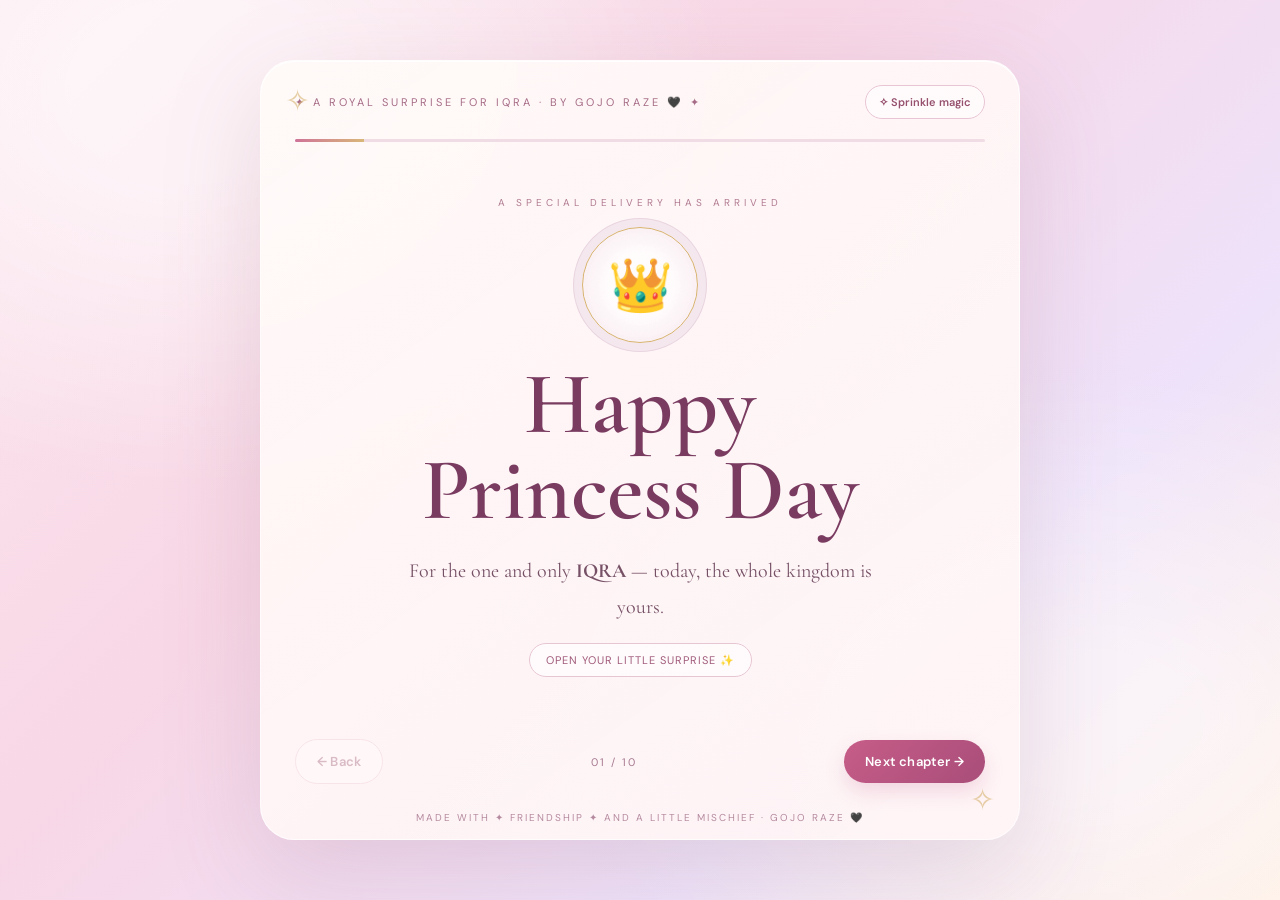
<file: public/assets/aistudio/iqra_princess_day_animated_website_5bada9a0.html>
<!DOCTYPE html>
<html lang="en">
<head>
<meta charset="UTF-8">
<meta name="viewport" content="width=device-width, initial-scale=1.0">
<meta name="theme-color" content="#f7dce8">
<title>IQRA — A Royal Little Surprise</title>
<style>
@import url('https://fonts.googleapis.com/css2?family=Cormorant+Garamond:wght@400;500;600;700&family=DM+Sans:wght@400;500;600;700&display=swap');
:root{--wine:#793b60;--rose:#c65d88;--pink:#f5bfd2;--pale:#fff7f8;--gold:#d5ad69;--ink:#59394d}
*{box-sizing:border-box}html{scroll-behavior:smooth}body{margin:0;min-height:100vh;color:var(--ink);font-family:'DM Sans',sans-serif;background:linear-gradient(135deg,#fce8ef 0%,#f8d7e6 38%,#eee2fa 72%,#fff0e5 100%);overflow-x:hidden}
body:before{content:"";position:fixed;inset:0;pointer-events:none;z-index:-1;background:radial-gradient(ellipse at 15% 10%,#fff9 0 8%,transparent 35%),radial-gradient(ellipse at 85% 80%,#fff7 0 7%,transparent 35%)}
#sky,.petals{position:fixed;inset:0;pointer-events:none;overflow:hidden;z-index:0}.star{position:absolute;color:#fff;font-size:var(--s);opacity:0;animation:twinkle var(--t) ease-in-out infinite;animation-delay:var(--d);text-shadow:0 0 12px #fff}
@keyframes twinkle{0%,100%{opacity:.12;transform:scale(.7) rotate(0)}50%{opacity:.95;transform:scale(1.3) rotate(35deg)}}
.petal{position:absolute;top:-12vh;left:var(--x);font-size:var(--s);opacity:.65;animation:fall var(--t) linear infinite;animation-delay:var(--d);filter:drop-shadow(0 3px 4px #b65b8830)}
@keyframes fall{0%{transform:translate3d(0,-10vh,0) rotate(0);opacity:0}10%{opacity:.7}90%{opacity:.55}100%{transform:translate3d(var(--drift),115vh,0) rotate(500deg);opacity:0}}
.wrap{position:relative;z-index:1;min-height:100vh;display:grid;place-items:center;padding:30px 15px}
.shell{width:min(100%,760px);min-height:min(780px,calc(100vh - 36px));position:relative;border:1px solid #fff9;border-radius:34px;background:linear-gradient(145deg,#fffaf8ed,#fff4f5e8);box-shadow:0 30px 100px #89516a2b,inset 0 1px #fff;overflow:hidden;display:flex;flex-direction:column}
.shell:before,.shell:after{content:"✧";position:absolute;color:#d9b779;font-size:30px;opacity:.65;z-index:2}.shell:before{top:20px;left:24px}.shell:after{bottom:20px;right:24px}
.top{display:flex;align-items:center;justify-content:space-between;padding:24px 34px 10px;gap:12px}.brand{font-size:11px;letter-spacing:3px;text-transform:uppercase;color:#a66b86}.music{border:1px solid #e8c5d4;background:#fff9;border-radius:99px;padding:9px 13px;color:#96516f;font:600 11px 'DM Sans';cursor:pointer}
.progress{height:3px;background:#f0dce5;margin:10px 34px 0;border-radius:9px;overflow:hidden}.progress span{height:100%;display:block;width:10%;background:linear-gradient(90deg,#cf7397,#d9b779);transition:width .55s ease}
.stage{position:relative;flex:1;display:grid;place-items:center;padding:30px 32px 20px;min-height:510px}
.scene{display:none;width:100%;max-width:590px;text-align:center;animation:sceneIn .8s cubic-bezier(.2,.8,.2,1) both}.scene.active{display:block}
@keyframes sceneIn{from{opacity:0;transform:translateY(25px) scale(.97);filter:blur(5px)}to{opacity:1;transform:none;filter:blur(0)}}
.eyebrow{font-size:10px;letter-spacing:4px;text-transform:uppercase;color:#b17a91;margin-bottom:18px}
h1,h2{font-family:'Cormorant Garamond',serif;color:var(--wine);font-weight:600;line-height:.98;margin:12px 0 20px}
h1{font-size:clamp(52px,10vw,88px)}h2{font-size:clamp(40px,7vw,60px)}
.lead{font:400 clamp(16px,2.5vw,20px)/1.8 'Cormorant Garamond',serif;max-width:490px;margin:0 auto;color:#765166}
.copy{font-size:15px;line-height:1.9;max-width:500px;margin:12px auto;color:#765a6b}
.script{font:italic 30px 'Cormorant Garamond',serif;color:#bd5d87}
.ornament{font-size:clamp(44px,8vw,70px);display:block;margin:0 auto 16px;filter:drop-shadow(0 9px 9px #c66b9030);animation:bob 3.5s ease-in-out infinite}
@keyframes bob{0%,100%{transform:translateY(0) rotate(-3deg)}50%{transform:translateY(-11px) rotate(3deg)}}
.pill{display:inline-block;border:1px solid #e7c6d4;background:#fff9;border-radius:99px;padding:9px 16px;font-size:11px;letter-spacing:1px;color:#a15a7a;margin-top:18px}
.cards{display:grid;grid-template-columns:repeat(3,1fr);gap:12px;max-width:560px;margin:24px auto 0}
.mini{background:#fff9;border:1px solid #f0dce5;border-radius:18px;padding:17px 12px;box-shadow:0 8px 22px #8e52650d;transition:transform .3s}.mini:hover{transform:translateY(-6px)}.mini b{display:block;font:600 23px 'Cormorant Garamond';color:#a94f78;margin:5px}.mini span{font-size:11px;line-height:1.5;color:#89677a}
.list{max-width:430px;margin:18px auto;text-align:left;display:grid;gap:12px}.list div{background:#fff9;border:1px solid #f0dce5;border-radius:15px;padding:12px 16px;font-size:14px;box-shadow:0 5px 15px #8e52650a}.list i{font-style:normal;margin-right:9px}
.seal{width:116px;height:116px;margin:0 auto 18px;border:1px solid #d7b36f;border-radius:50%;display:grid;place-items:center;background:radial-gradient(circle,#fff9 40%,#f6e5ed);box-shadow:0 0 0 8px #fff7,0 0 0 9px #e9d4df;animation:seal 6s linear infinite}
@keyframes seal{to{transform:rotate(360deg)}}.seal span{font-size:52px;animation:seal 6s linear infinite reverse}
.nav{display:flex;align-items:center;justify-content:space-between;padding:18px 34px 27px;gap:12px}.btn{border:0;border-radius:99px;padding:13px 21px;background:linear-gradient(135deg,#c65d88,#a94d79);color:white;font:600 13px 'DM Sans';letter-spacing:.2px;cursor:pointer;box-shadow:0 9px 20px #b9578130;transition:transform .2s,box-shadow .2s}.btn:hover{transform:translateY(-3px);box-shadow:0 13px 25px #b9578140}.btn:active{transform:scale(.97)}.btn.alt{background:#fff9;color:#94516e;border:1px solid #e8c5d4;box-shadow:none}.btn:disabled{opacity:.35;cursor:default;transform:none}.counter{font-size:11px;letter-spacing:2px;color:#a77a90}
.footer{text-align:center;font-size:10px;letter-spacing:2px;color:#b58a9f;padding:0 10px 15px}
.envelope{width:170px;height:120px;margin:12px auto 28px;position:relative;background:#eeb8cc;border-radius:8px;box-shadow:0 15px 25px #9c5c7625;cursor:pointer;transform-style:preserve-3d}
.envelope:before{content:"";position:absolute;inset:0;background:linear-gradient(145deg,transparent 49%,#d98da9 50%) left/50% 100% no-repeat,linear-gradient(215deg,transparent 49%,#e5a4bd 50%) right/50% 100% no-repeat;z-index:2}
.flap{position:absolute;inset:0;background:#f6cbd9;clip-path:polygon(0 0,100% 0,50% 65%);transform-origin:top;transition:transform .8s;z-index:3}
.envelope.open .flap{transform:rotateX(180deg)}.letter{position:absolute;left:12px;right:12px;bottom:8px;height:90px;background:#fff9f4;border-radius:5px;display:grid;place-items:center;font:italic 20px 'Cormorant Garamond';color:#b04e7a;transition:transform .8s;z-index:1}.envelope.open .letter{transform:translateY(-58px)}
.burst{position:fixed;pointer-events:none;z-index:10;font-size:20px;animation:burst 1.3s ease-out forwards}@keyframes burst{to{transform:translate(var(--x),var(--y)) rotate(240deg) scale(.2);opacity:0}}
@media(max-width:560px){.wrap{padding:10px}.shell{min-height:calc(100vh - 20px);border-radius:25px}.top{padding:20px 22px 8px}.progress{margin:8px 22px 0}.stage{padding:30px 20px 16px;min-height:480px}.nav{padding:16px 22px 24px}.cards{gap:7px}.mini{padding:14px 7px}.mini span{font-size:10px}.copy{font-size:14px}.footer{font-size:9px}}
@media(prefers-reduced-motion:reduce){*,*:before,*:after{animation-duration:.01ms!important;animation-iteration-count:1!important;scroll-behavior:auto!important;transition-duration:.01ms!important}}
</style>
</head>
<body>
<div id="sky"></div><div class="petals" id="petals"></div>
<div class="wrap"><main class="shell">
 <header class="top"><div class="brand">✦ a royal surprise for iqra · by gojo raze 🖤 ✦</div><button class="music" id="sparkleBtn" type="button">✧ Sprinkle magic</button></header>
 <div class="progress"><span id="bar"></span></div>
 <div class="stage">
  <section class="scene active">
   <div class="eyebrow">A special delivery has arrived</div><div class="seal"><span>👑</span></div>
   <h1>Happy<br>Princess Day</h1><p class="lead">For the one and only <b>IQRA</b> — today, the whole kingdom is yours.</p>
   <div class="pill">OPEN YOUR LITTLE SURPRISE ✨</div>
  </section>
  <section class="scene">
   <div class="eyebrow">Chapter 02 · The royal invitation</div><div class="ornament">💌</div><h2>Dear Princess Iqra,</h2>
   <p class="lead">Please take your seat on the royal throne. This tiny website has been prepared by <b>Gojo Raze 🖤</b> with a little sparkle, a lot of respect, and just enough teasing.</p>
   <p class="copy">Your royal duties for today: smile, relax, and accept compliments without arguing. 😌</p>
  </section>
  <section class="scene">
   <div class="eyebrow">Chapter 03 · Official royal title</div><div class="ornament">🪄</div><h2>Khoobsurat<br>Churail</h2>
   <p class="script">The legendary one. 😂</p><p class="copy">A nickname this iconic cannot be given to an ordinary person. It takes beauty, mischief, dramatic timing, and a little bit of supernatural talent.</p>
   <div class="pill">TITLE APPROVED BY THE KINGDOM</div>
  </section>
  <section class="scene">
   <div class="eyebrow">Chapter 04 · Why you're iconic</div><div class="ornament">🌷</div><h2>Three things<br>that make you YOU</h2>
   <div class="cards"><div class="mini">✨<b>Your vibe</b><span>One of a kind. Impossible to copy.</span></div><div class="mini">😂<b>Your drama</b><span>Even Netflix needs your storyline.</span></div><div class="mini">🦋<b>Your sparkle</b><span>A little chaos, a lot of charm.</span></div></div>
  </section>
  <section class="scene">
   <div class="eyebrow">Chapter 05 · Royal superpowers</div><div class="ornament">⚡</div><h2>Certified<br>troublemaker</h2>
   <div class="list"><div><i>💬</i> Turning one message into a whole conversation.</div><div><i>🎭</i> Making a simple moment ten times more dramatic.</div><div><i>🌟</i> Being memorable without even trying.</div></div>
   <p class="copy">Honestly, your talent deserves its own award. 🏆</p>
  </section>
  <section class="scene">
   <div class="eyebrow">Chapter 06 · A little reminder</div><div class="ornament">🦢</div><h2>Never forget<br>your worth</h2>
   <p class="lead">You're stronger than your difficult days, brighter than your doubts, and deserving of kindness in every season.</p>
   <p class="copy">Keep your head high, protect your peace, and never let the world dim your sparkle. 💗</p>
  </section>
  <section class="scene">
   <div class="eyebrow">Chapter 07 · Royal privileges</div><div class="ornament">🍰</div><h2>Rules for today</h2>
   <div class="list"><div><i>👑</i> Be extra. It is your royal right.</div><div><i>🍓</i> Snacks are mandatory, not optional.</div><div><i>💅</i> Ignore negativity like a queen.</div><div><i>🤣</i> Laugh at your own jokes. Always.</div></div>
  </section>
  <section class="scene">
   <div class="eyebrow">Chapter 08 · Important clarification</div><div class="ornament">🤝</div><h2>Friendship<br>certificate</h2>
   <p class="lead">This royal surprise is officially, proudly, and completely <b>FRIENDSHIP EDITION</b>.</p>
   <p class="copy">No romance. No proposal. No hidden plot twist. Just <b>Gojo Raze 🖤</b> appreciating a friend and teasing her a little. 😌</p>
   <div class="pill">ONLY FRIENDS, YOUR HONOUR</div>
  </section>
  <section class="scene">
   <div class="eyebrow">Chapter 09 · A wish from your friend</div><div class="ornament">🌙</div><h2>May life be<br>kind to you</h2>
   <p class="lead">May your smile stay bright, your worries get lighter, your dreams come closer, and your days be filled with people who truly value you.</p>
   <p class="copy">You deserve peaceful mornings, happy surprises, genuine laughter, and countless reasons to feel proud of yourself.</p>
  </section>
  <section class="scene" id="last">
   <div class="eyebrow">Chapter 10 · The final royal reveal</div>
   <div class="envelope" id="envelope" aria-label="Tap to open the friendship letter"><div class="flap"></div><div class="letter">For IQRA ♡</div></div>
   <h2>One last thing…</h2><p class="lead">Tap the envelope, Your Highness.</p>
   <p class="copy" id="lastNote">Your final message is waiting inside. 💌<br><span class="small">— Gojo Raze 🖤</span></p>
   <div class="pill">HAPPY PRINCESS DAY, KHUBSOORAT CHURAIL 👑</div>
  </section>
 </div>
 <nav class="nav"><button class="btn alt" id="prev" disabled>← Back</button><div class="counter" id="count">01 / 10</div><button class="btn" id="next">Next chapter →</button></nav>
 <div class="footer">MADE WITH ✦ FRIENDSHIP ✦ AND A LITTLE MISCHIEF · GOJO RAZE 🖤</div>
</main></div>
<script>
const scenes=[...document.querySelectorAll('.scene')];let current=0,opened=false;
const bar=document.getElementById('bar'),count=document.getElementById('count'),prev=document.getElementById('prev'),next=document.getElementById('next');
function render(){scenes.forEach((s,i)=>{s.classList.toggle('active',i===current)});bar.style.width=((current+1)*10)+'%';count.textContent=String(current+1).padStart(2,'0')+' / 10';prev.disabled=current===0;next.textContent=current===9?'Replay ↻':'Next chapter →';if(current===9)confetti(12)}
next.onclick=()=>{current=current===9?0:current+1;render()};prev.onclick=()=>{current=Math.max(0,current-1);render()};
function confetti(n=28){const symbols=['✦','♡','🌸','✨','💗','✧'];for(let i=0;i<n;i++){let e=document.createElement('span');e.className='burst';e.textContent=symbols[Math.floor(Math.random()*symbols.length)];e.style.left=(35+Math.random()*30)+'vw';e.style.top=(35+Math.random()*30)+'vh';e.style.setProperty('--x',(Math.random()*360-180)+'px');e.style.setProperty('--y',(Math.random()*-300-40)+'px');document.body.append(e);setTimeout(()=>e.remove(),1400)}}
document.getElementById('sparkleBtn').onclick=()=>confetti(38);
document.getElementById('envelope').onclick=()=>{const env=document.getElementById('envelope');env.classList.toggle('open');if(!opened){opened=true;document.getElementById('lastNote').innerHTML=`
<p>You are a wonderful friend, Iqra. Keep shining, keep laughing, and never lose your beautiful madness. 😌💗</p>
<p><b>— Gojo Raze 🖤</b></p>
<hr style="border:0;border-top:1px solid #ead0dc;margin:18px auto;width:65%">
<p style="font:italic 23px Cormorant Garamond;color:#b04e7a">Teri hansi se roshan har shaam rahe,<br>Khushiyon ke naam tera har paighaam rahe.<br>Yun hi muskurati rehna har mod par,<br>Tere chehre pe hamesha khushiyon ka mukaam rahe. 🌸</p>
<p style="font:italic 23px Cormorant Garamond;color:#b04e7a">Na chaand ki khwahish, na sitaaron ka shor,<br>Teri dosti mein hi hai khushiyon ka zor.<br>Thodi si pagal, thodi si kamaal,<br>Khoobsurat Churail, tu hai bemisaal. 😂</p>
<p style="font:italic 23px Cormorant Garamond;color:#b04e7a">Har din tera haseen, har khwaab ho poora,<br>Gham tujhse rahe door, sukoon ho bharpoor.<br>Dosti ka ye rishta yun hi muskurata rahe,<br>Gojo Raze ki taraf se ye paighaam yaad rahe. 🖤</p>
<p style="font-size:12px;letter-spacing:1px">HAPPY PRINCESS DAY, IQRA 👑<br>With friendship &amp; mischief — Gojo Raze 🖤</p>
`;confetti(55)}else{opened=false;document.getElementById('lastNote').textContent='Your final message is waiting inside. 💌'}};
const sky=document.getElementById('sky'),petals=document.getElementById('petals');
for(let i=0;i<45;i++){let s=document.createElement('span');s.className='star';s.textContent=['✦','✧','·'][i%3];s.style.left=Math.random()*100+'%';s.style.top=Math.random()*100+'%';s.style.setProperty('--s',(7+Math.random()*13)+'px');s.style.setProperty('--t',(2+Math.random()*4)+'s');s.style.setProperty('--d',(-Math.random()*5)+'s');sky.append(s)}
for(let i=0;i<16;i++){let p=document.createElement('span');p.className='petal';p.textContent=['🌸','✿','♡'][i%3];p.style.setProperty('--x',Math.random()*100+'%');p.style.setProperty('--s',(12+Math.random()*14)+'px');p.style.setProperty('--t',(9+Math.random()*12)+'s');p.style.setProperty('--d',(-Math.random()*20)+'s');p.style.setProperty('--drift',(Math.random()*160-80)+'px');petals.append(p)}
document.addEventListener('keydown',e=>{if(e.key==='ArrowRight')next.click();if(e.key==='ArrowLeft')prev.click()});
</script>
</body>
</html>
</file>
